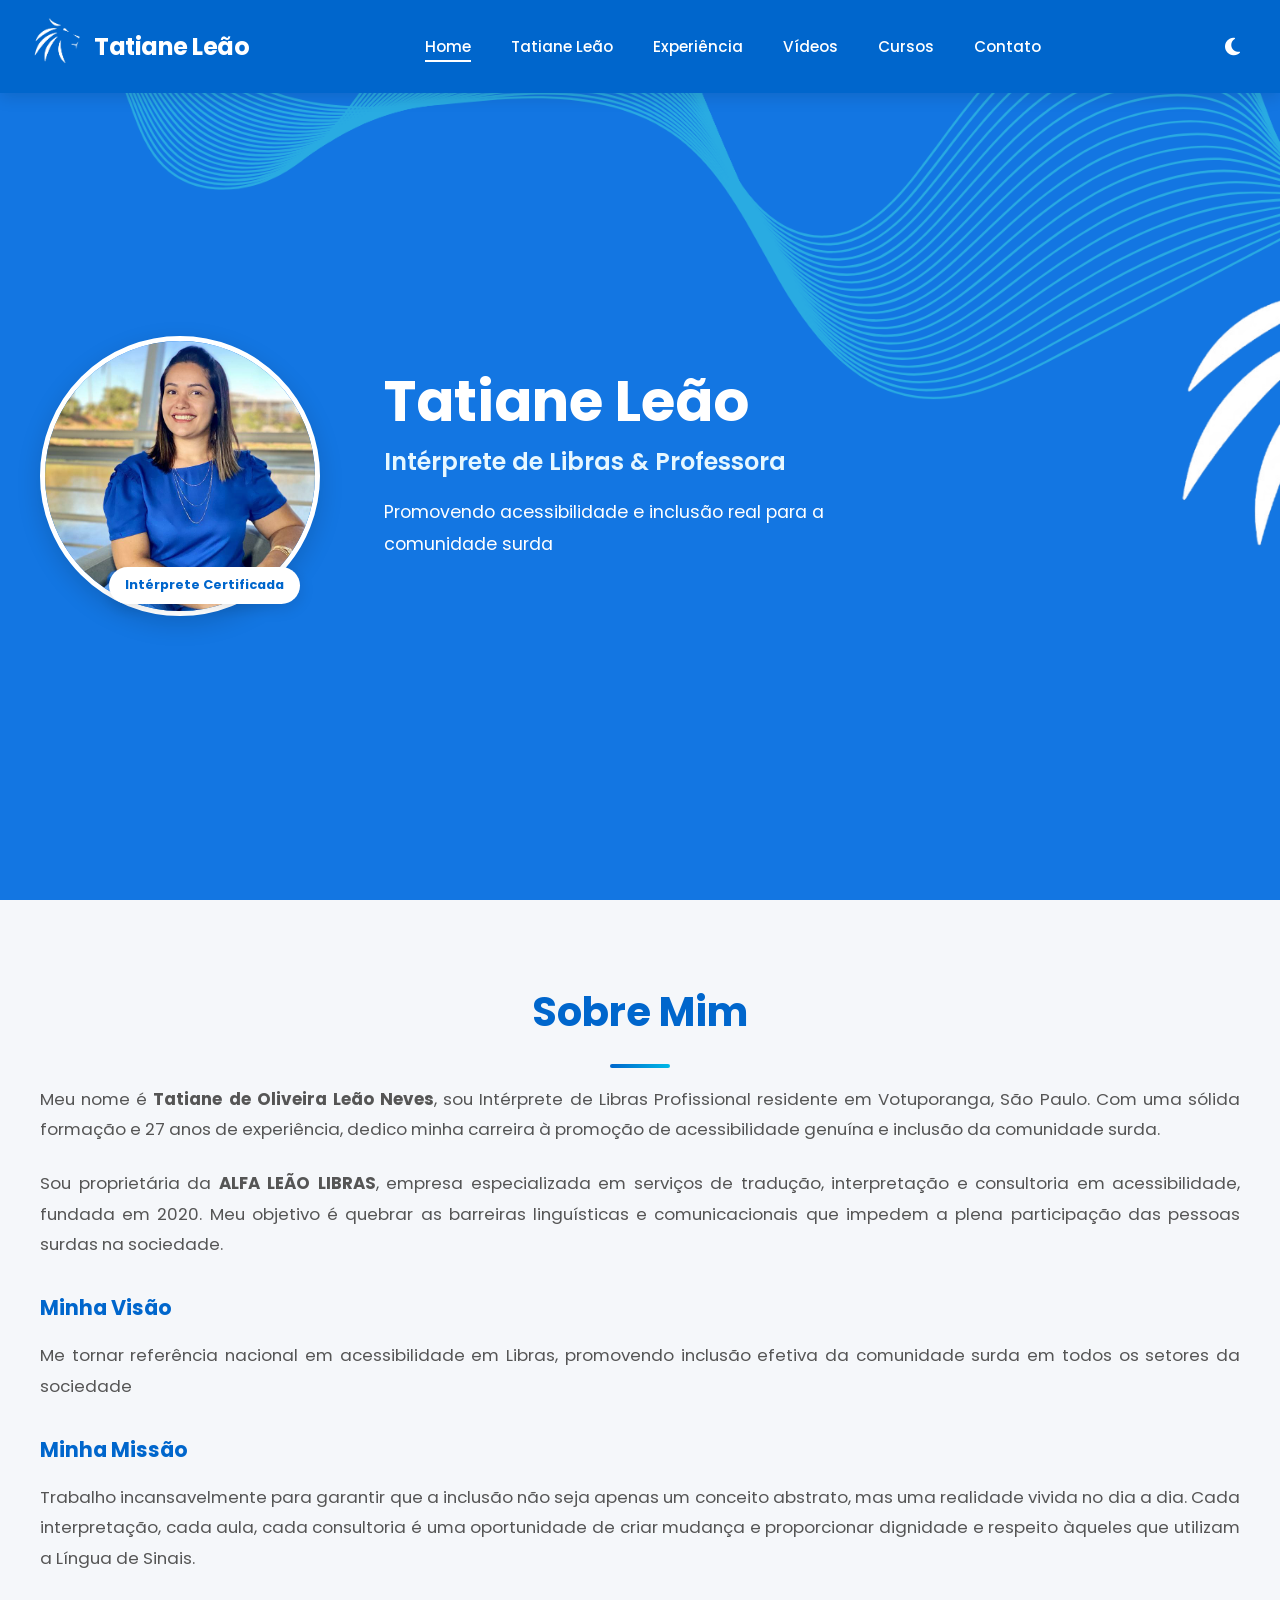
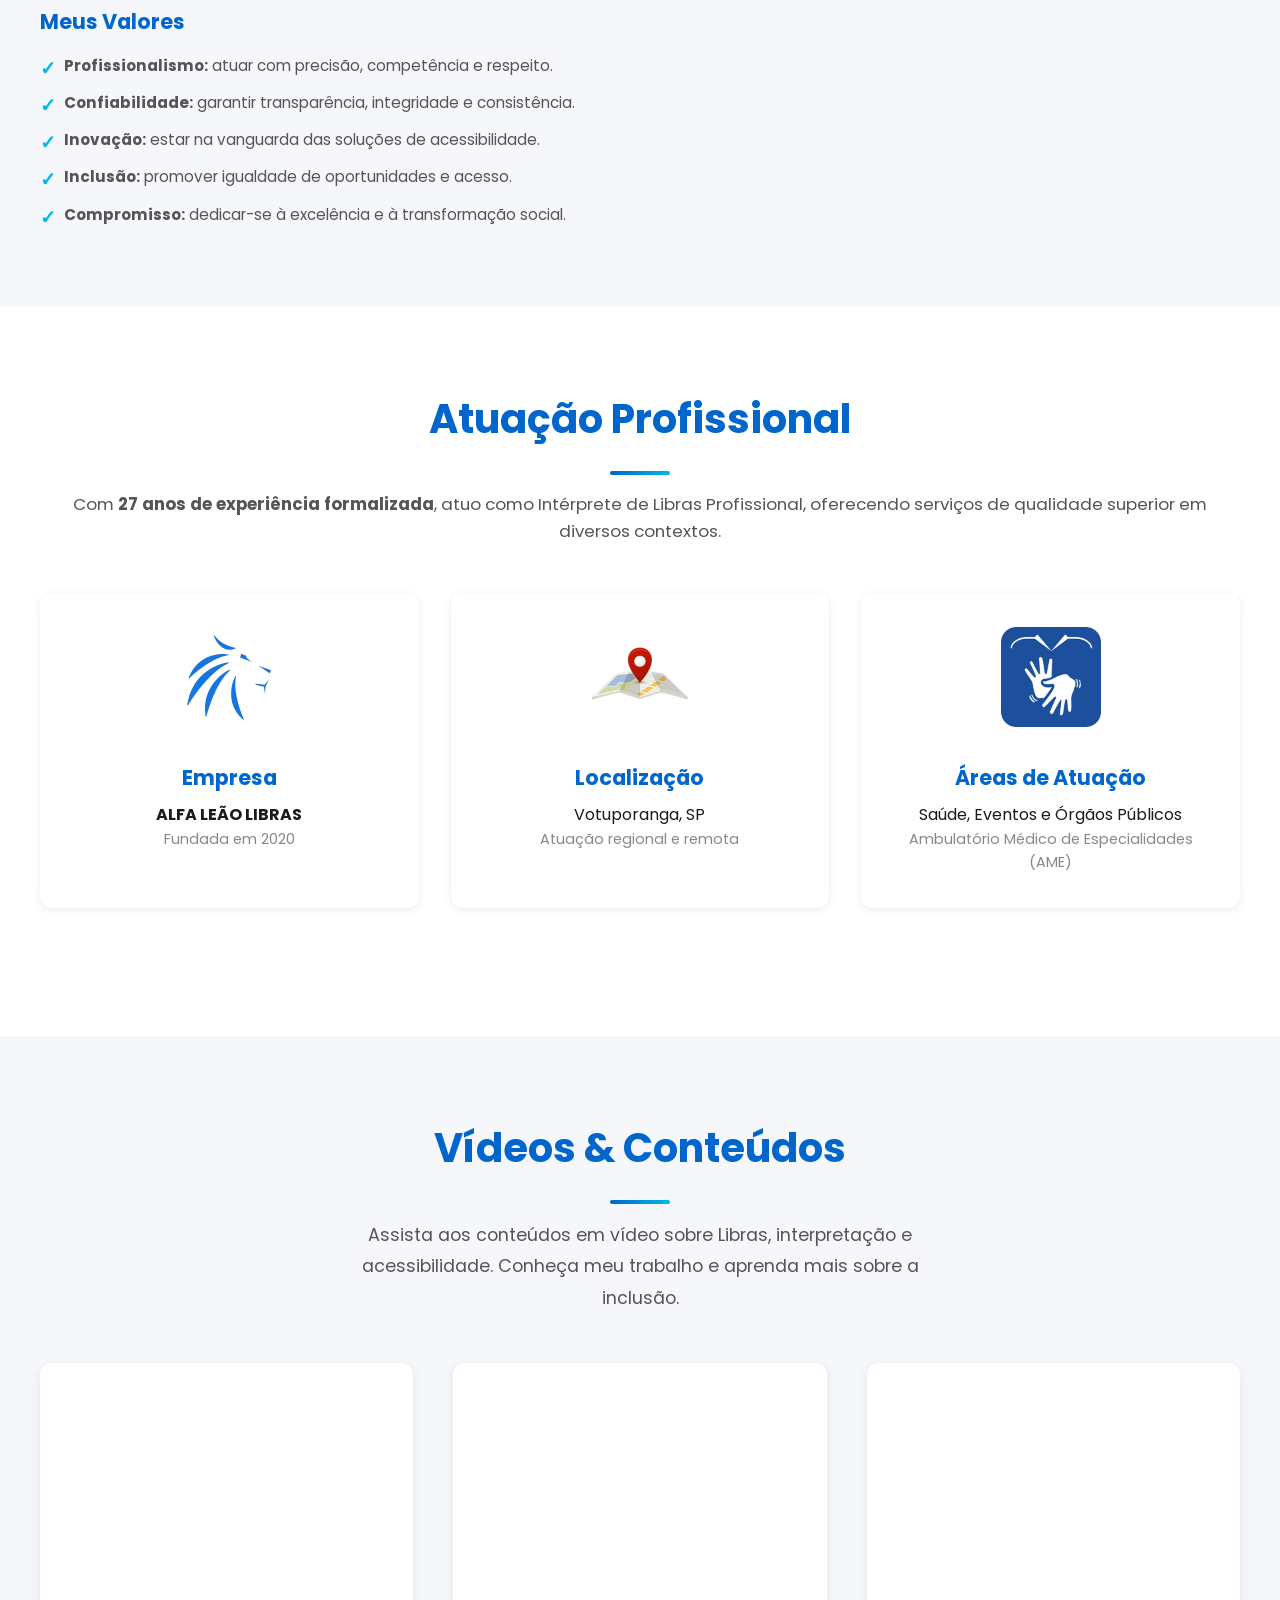
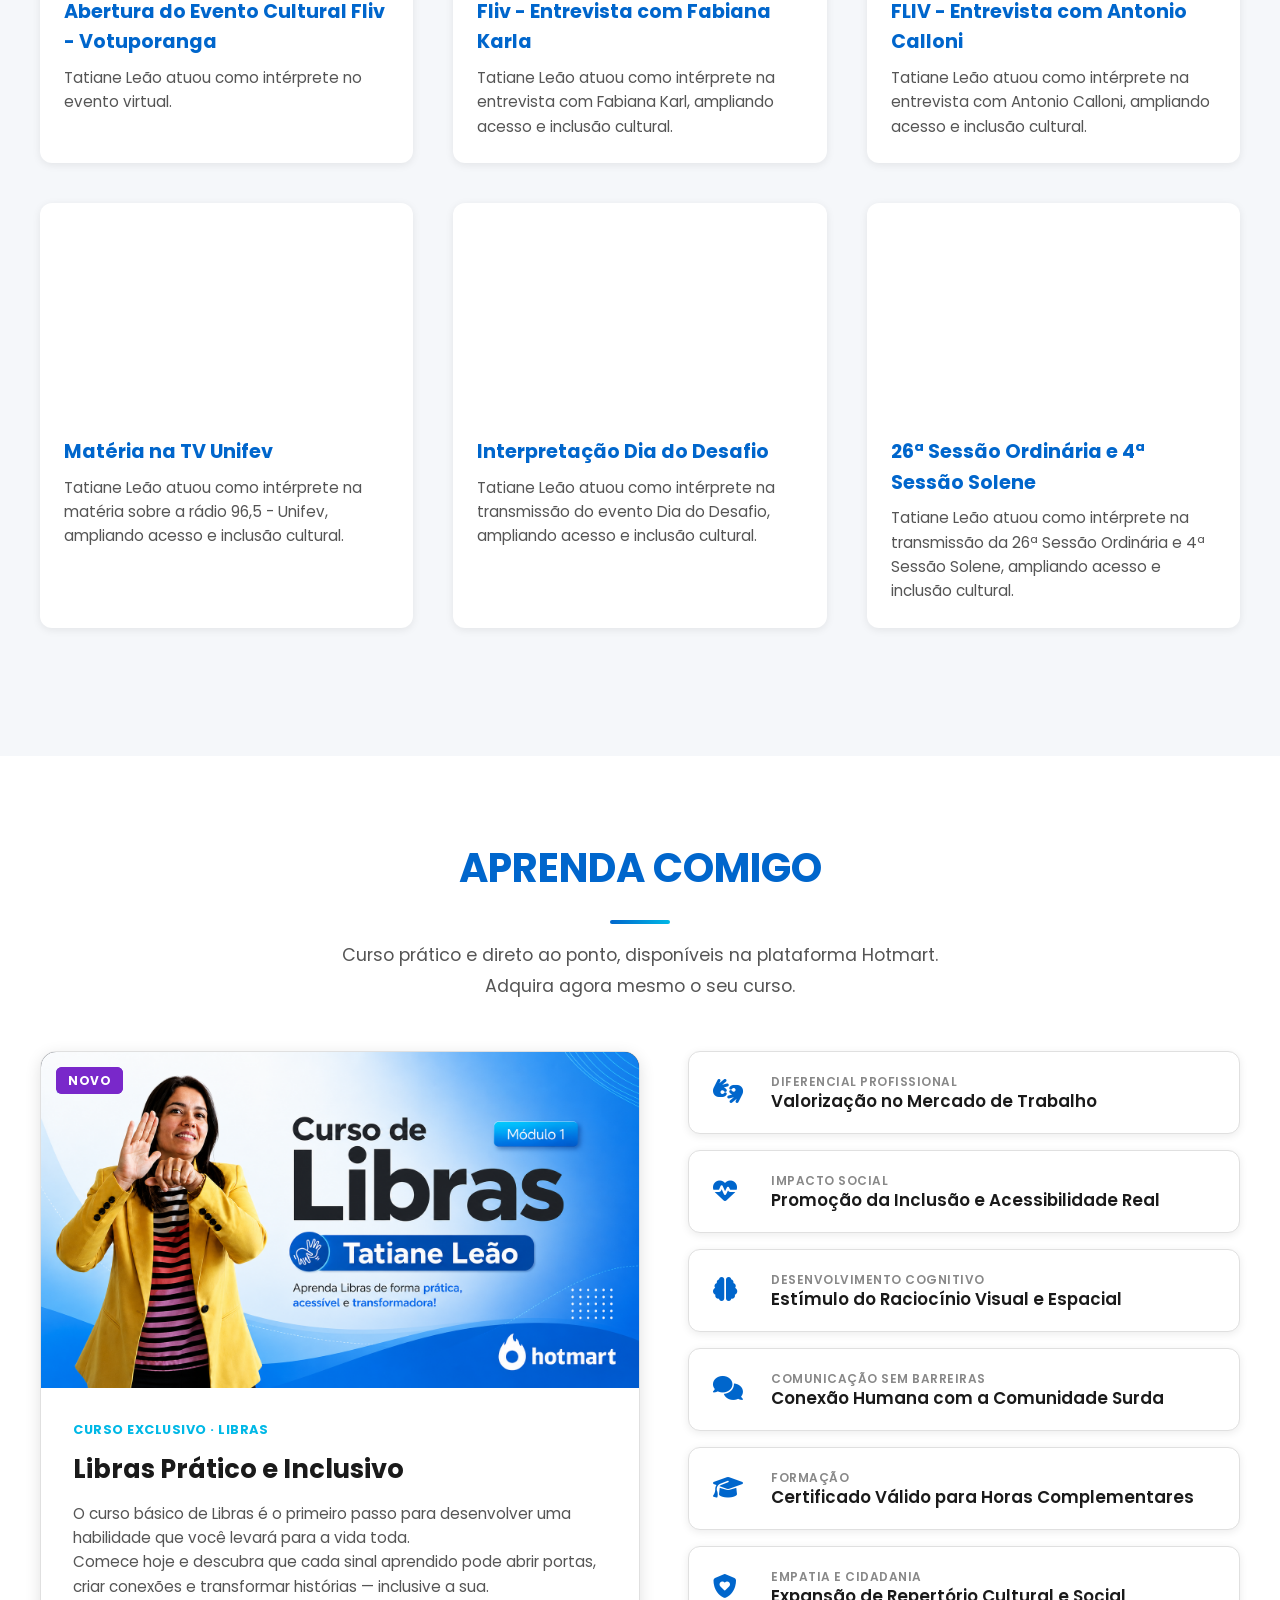
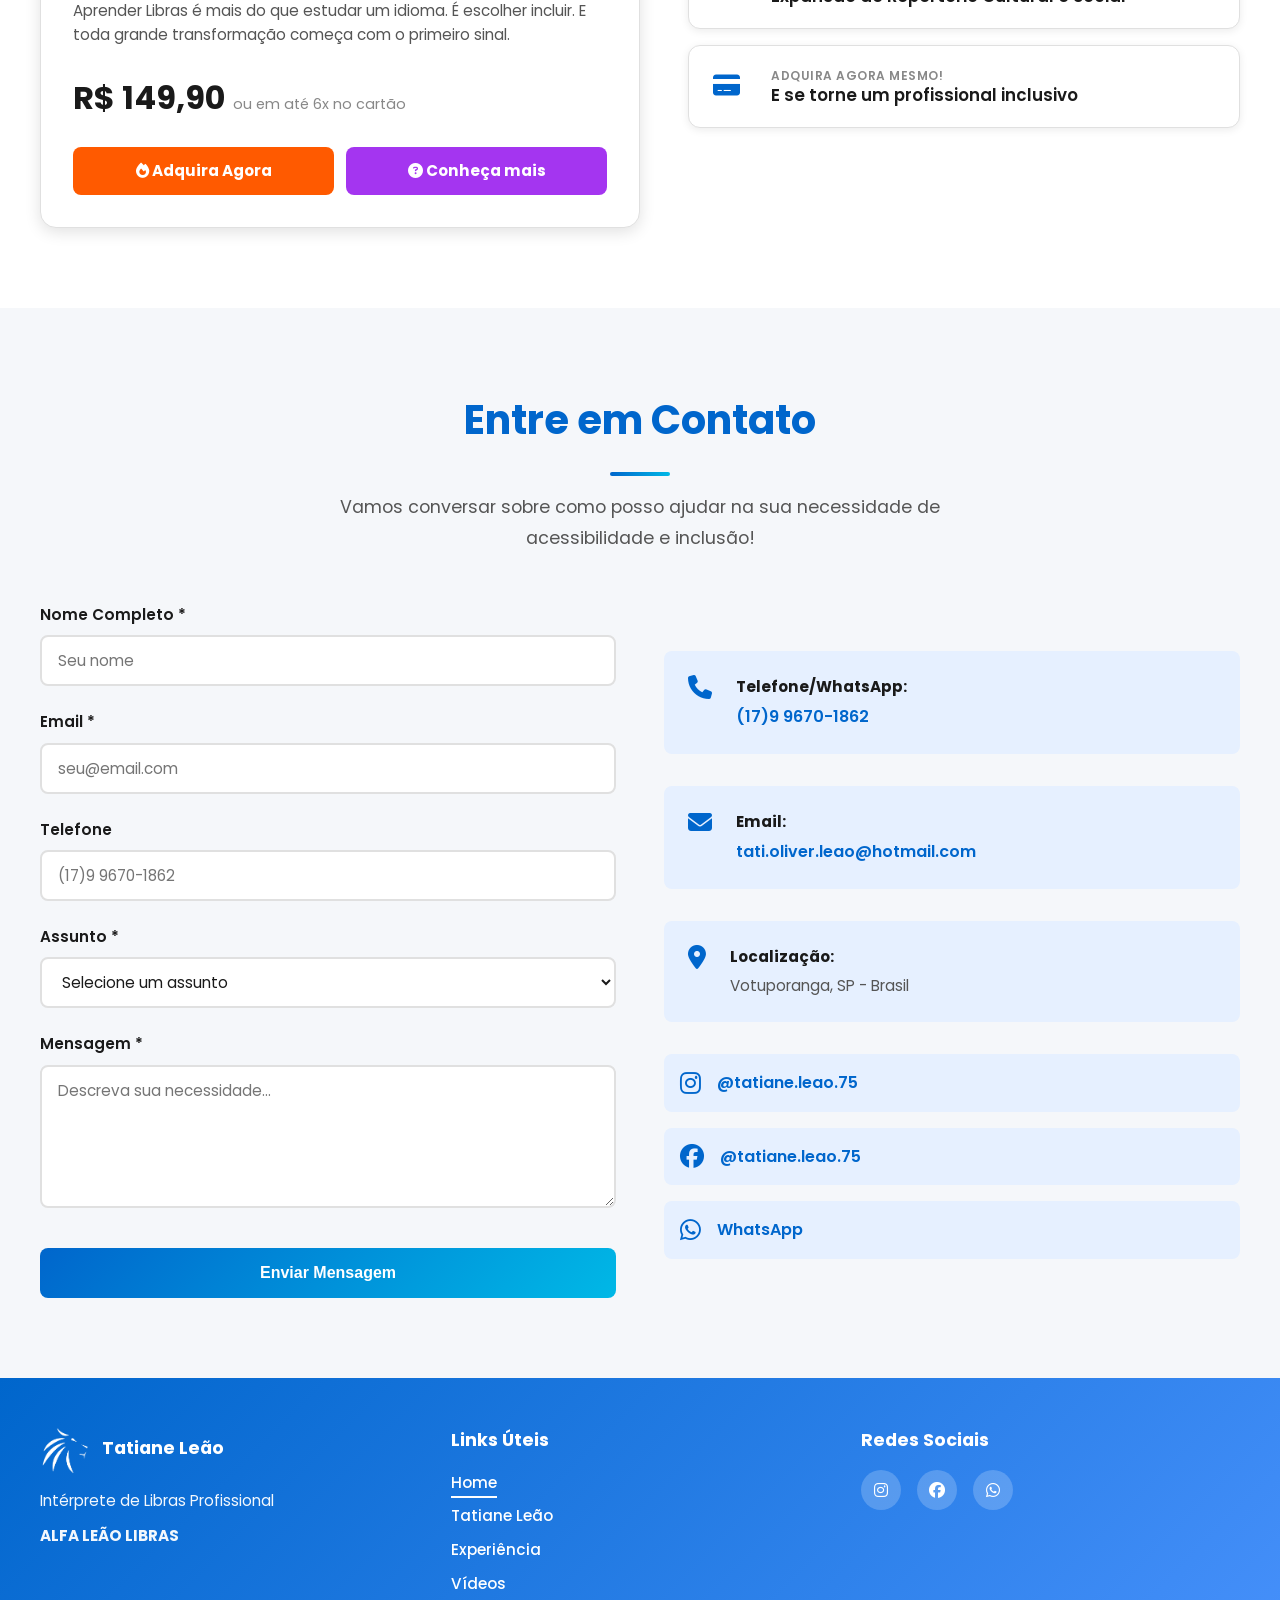
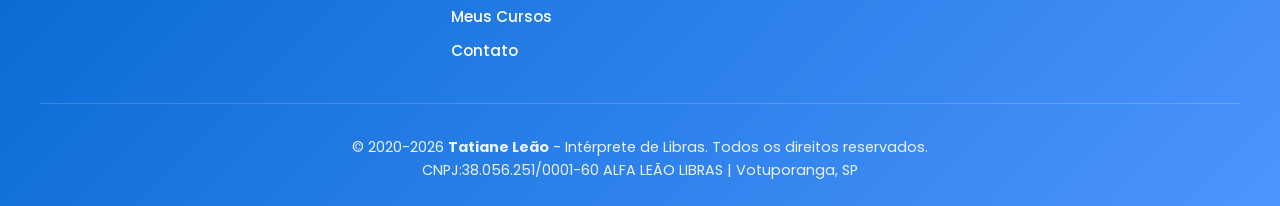
<file: index.html>
<!DOCTYPE html>
<html lang="pt-BR">

<head>
    <meta charset="UTF-8">
    <meta name="viewport" content="width=device-width, initial-scale=1.0">
    <meta name="description"
        content="Tatiane Leão - Intérprete de Libras e Professora. Serviços de acessibilidade inclusiva.">
    <meta name="keywords" content="Libras, Interpretação, Acessibilidade, Inclusão">
    <title>Tatiane Leão - Intérprete de Libras Profissional</title>
    <link rel="icon" href="assets/images/favicon.ico" type="image/x-icon">
    <link rel="shortcut icon" href="assets/images/favicon.ico" type="image/x-icon">
    <link rel="stylesheet" href="assets/css/styles.css">
    <link href="https://fonts.googleapis.com/css2?family=Poppins:wght@300;400;600;700&display=swap" rel="stylesheet">
    <link rel="stylesheet" href="https://cdnjs.cloudflare.com/ajax/libs/font-awesome/6.4.0/css/all.min.css">
</head>

<body>
    <!-- Header com menu fixo -->
    <header id="header" class="header-fixed">
        <nav class="navbar">
            <div class="logo">
                <span class="logo-icon"><img src="assets/images/leao_branco.png" alt="Logomarca tatiane Leão"
                        width="50"></span>
                <h1>Tatiane Leão</h1>
            </div>
            <ul class="nav-menu" id="nav-menu">
                <li><a href="#hero" class="nav-link">Home</a></li>
                <li><a href="#sobre" class="nav-link">Tatiane Leão</a></li>
                <li><a href="#experiencia" class="nav-link">Experiência</a></li>
                <!--<li><a href="#portfolio" class="nav-link">Portfólio</a></li>-->
                <li><a href="#videos" class="nav-link">Vídeos</a></li>
                <li><a href="#cursos" class="nav-link">Cursos</a></li>
                <li><a href="#contato" class="nav-link">Contato</a></li>
            </ul>
            <div class="header-actions">
                <button class="theme-toggle" id="theme-toggle" aria-label="Alternar tema escuro/claro"
                    title="Alternar tema">
                    <i class="fas fa-moon"></i>
                </button>
                <button class="menu-toggle" id="menu-toggle" aria-label="Abrir menu de navegação">
                    <i class="fas fa-bars"></i>
                </button>
            </div>
        </nav>
    </header>

    <!-- Seção Hero -->
    <section id="hero" class="hero">
        <div class="hero-content">
            <div class="hero-image-wrapper">
                <img src="assets/images/tatiane-leao-hero.jpg" alt="Tatiane Leão - Intérprete de Libras"
                    class="hero-image">
                <div class="hero-image-badge">Intérprete Certificada</div>
            </div>
            <div class="hero-text">
                <h1 class="hero-title">Tatiane Leão</h1>
                <p class="hero-subtitle">Intérprete de Libras & Professora</p>
                <p class="hero-description">Promovendo acessibilidade e inclusão real para a comunidade surda</p>
                <!--<a href="#contato" class="cta-button">Solicitar Serviços</a>-->
            </div>
        </div>
    </section>

    <!-- Seção Sobre -->
    <section id="sobre" class="section sobre">
        <div class="container">
            <h2 class="section-title">Sobre Mim</h2>

            <div class="about-content">
                <div class="about-text">
                    <p>Meu nome é <strong>Tatiane de Oliveira Leão Neves</strong>, sou Intérprete de Libras Profissional
                        residente em Votuporanga, São Paulo. Com uma sólida formação e 27 anos de experiência, dedico
                        minha carreira à promoção de acessibilidade genuína e inclusão da comunidade surda.</p>

                    <p>Sou proprietária da <strong>ALFA LEÃO LIBRAS</strong>, empresa especializada em serviços de
                        tradução, interpretação e consultoria em acessibilidade, fundada em 2020. Meu objetivo é quebrar
                        as barreiras linguísticas e comunicacionais que impedem a plena participação das pessoas surdas
                        na sociedade.</p>

                    <h3>Minha Visão</h3>
                    <p>Me tornar referência nacional em acessibilidade em Libras, promovendo inclusão efetiva da
                        comunidade surda em todos os setores da sociedade</p>

                    <h3>Minha Missão</h3>
                    <p>Trabalho incansavelmente para garantir que a inclusão não seja apenas um conceito abstrato, mas
                        uma realidade vivida no dia a dia. Cada interpretação, cada aula, cada consultoria é uma
                        oportunidade de criar mudança e proporcionar dignidade e respeito àqueles que utilizam a Língua
                        de Sinais.</p>

                    <h3>Meus Valores</h3>
                    <ul class="service-list">
                        <li><strong>Profissionalismo:</strong> atuar com precisão, competência e respeito.</li>
                        <li><strong>Confiabilidade:</strong> garantir transparência, integridade e consistência.</li>
                        <li><strong>Inovação:</strong> estar na vanguarda das soluções de acessibilidade.</li>
                        <li><strong>Inclusão:</strong> promover igualdade de oportunidades e acesso.</li>
                        <li><strong>Compromisso:</strong> dedicar-se à excelência e à transformação social.</li>
                    </ul>
                    <!--
                    <h3>Por Que Me Escolher?</h3>
                    <ul class="why-choose-list">
                        <li><strong>Experiência Comprovada:</strong> 27 anos de atuação profissional em diversos contextos</li>
                        <li><strong>Comprometimento:</strong> Dedicação total à qualidade e à inclusão real</li>
                        <li><strong>Profissionalismo:</strong> Empresa formalizada com estrutura e responsabilidade</li>
                        <li><strong>Versatilidade:</strong> Atuação em saúde, eventos, educação e consultoria</li>
                        <li><strong>Paixão:</strong> Genuína preocupação com a comunidade surda e sua inclusão</li>
                    </ul>
                    -->
                </div>
            </div>
        </div>
    </section>

    <!-- Seção Experiência -->
    <section id="experiencia" class="section experiencia">
        <div class="container">
            <h2 class="section-title">Atuação Profissional</h2>
            <div class="experience-intro">
                <p>Com <strong>27 anos de experiência formalizada</strong>, atuo como Intérprete de Libras Profissional,
                    oferecendo serviços de qualidade superior em diversos contextos.</p>
            </div>

            <div class="experience-cards">
                <div class="experience-card">
                    <div class="card-icon"><img src="assets/images/leao_azul.png" alt="LOGOMARCA DA ALFA LEÃO LIBRAS"
                            width="100">
                    </div>
                    <h3>Empresa</h3>
                    <p><strong>ALFA LEÃO LIBRAS</strong></p>
                    <p class="small-text">Fundada em 2020</p>
                </div>

                <div class="experience-card">
                    <div class="card-icon"><img src="assets/images/localizacao.png" alt="Localização - Onde estamos"
                            width="100"></div>
                    <h3>Localização</h3>
                    <p>Votuporanga, SP</p>
                    <p class="small-text">Atuação regional e remota</p>
                </div>

                <div class="experience-card">
                    <div class="card-icon"><img src="assets/images/libras.png" alt="Onde posso ajudar" width="100">
                    </div>
                    <h3>Áreas de Atuação</h3>
                    <p>Saúde, Eventos e Órgãos Públicos</p>
                    <p class="small-text">Ambulatório Médico de Especialidades (AME)</p>
                </div>
            </div>
            <!--
            <div class="experience-list">
                <h3>Especialidades</h3>
                <ul class="specialty-list">
                    <li><i class="fas fa-check-circle"></i> Interpretação em Consultas e Exames Médicos</li>
                    <li><i class="fas fa-check-circle"></i> Interpretação em Eventos Corporativos e Públicos</li>
                    <li><i class="fas fa-check-circle"></i> Apoio à Inclusão de Pessoas Surdas</li>
                    <li><i class="fas fa-check-circle"></i> Assessoria em Acessibilidade</li>
                    <li><i class="fas fa-check-circle"></i> Tradução e Interpretação Especializada</li>
                </ul>
            </div>
            -->
        </div>
    </section>

    <!-- Seção Vídeos YouTube -->
    <section id="videos" class="section videos">
        <div class="container">
            <h2 class="section-title">Vídeos & Conteúdos</h2>
            <p class="section-intro">Assista aos conteúdos em vídeo sobre Libras, interpretação e acessibilidade.
                Conheça meu trabalho e aprenda mais sobre a inclusão.</p>

            <div class="videos-grid">
                <!-- Vídeo 1 -->
                <div class="video-item">
                    <div class="video-wrapper">
                        <iframe width="100%" height="315"
                            src="https://www.youtube.com/embed/mQJ5vLPWq5w?si=NHgZ6OBpwa_gUkhF&amp;start=370&end=1800"
                            title="Interpretações - FLIV - Votuporanga - SP" frameborder="0"
                            allow="accelerometer; autoplay; clipboard-write; encrypted-media; gyroscope; picture-in-picture; web-share"
                            allowfullscreen loading="lazy">
                        </iframe>
                    </div>
                    <h3>Abertura do Evento Cultural Fliv - Votuporanga</h3>
                    <p>Tatiane Leão atuou como intérprete no evento virtual.</p>
                </div>

                <!-- Vídeo 2 -->
                <div class="video-item">
                    <div class="video-wrapper">
                        <iframe width="100%" height="315"
                            src="https://www.youtube.com/embed/m-J1sK03U6Y?si=F5g0dvjV1lZbdyhm&amp;start=71&end=1511"
                            title="Interpretações - FLIV - Votuporanga - SP" frameborder="0"
                            allow="accelerometer; autoplay; clipboard-write; encrypted-media; gyroscope; picture-in-picture; web-share"
                            allowfullscreen loading="lazy">
                        </iframe>
                    </div>
                    <h3>Fliv - Entrevista com Fabiana Karla</h3>
                    <p>Tatiane Leão atuou como intérprete na entrevista com Fabiana Karl, ampliando acesso e inclusão
                        cultural.</p>
                </div>

                <!-- Vídeo 3 -->
                <div class="video-item">
                    <div class="video-wrapper">
                        <iframe width="100%" height="315"
                            src="https://www.youtube.com/embed/9DbZ8TSeuWk?si=LObCj1H6i09dnIMA&amp;start=60&end=1643"
                            title="Interpretações - FLIV - Entrevista com Antonio Calloni" frameborder="0"
                            allow="accelerometer; autoplay; clipboard-write; encrypted-media; gyroscope; picture-in-picture; web-share"
                            allowfullscreen loading="lazy">
                        </iframe>
                    </div>
                    <h3>FLIV - Entrevista com Antonio Calloni</h3>
                    <p>Tatiane Leão atuou como intérprete na entrevista com Antonio Calloni, ampliando acesso e inclusão
                        cultural.</p>
                </div>

                <!-- Vídeo 4 -->
                <div class="video-item">
                    <div class="video-wrapper">
                        <iframe width="100%" height="315"
                            src="https://www.youtube.com/embed/_Xj5pxA8ZgE?si=RbB8CYhZAdGyWoZW&amp;start=713&end=775"
                            title="Interpretações - Radio 96,5 Radio Unifev" frameborder="0"
                            allow="accelerometer; autoplay; clipboard-write; encrypted-media; gyroscope; picture-in-picture; web-share"
                            allowfullscreen loading="lazy">
                        </iframe>
                    </div>
                    <h3>Matéria na TV Unifev</h3>
                    <p>Tatiane Leão atuou como intérprete na matéria sobre a rádio 96,5 - Unifev, ampliando acesso e
                        inclusão cultural.</p>
                </div>

                <!-- Vídeo 5 -->
                <div class="video-item">
                    <div class="video-wrapper">
                        <iframe title="vimeo-player"
                            src="https://player.vimeo.com/video/1091352309?h=f56d7d8012&start=15" width="100%"
                            height="315" frameborder="0" referrerpolicy="strict-origin-when-cross-origin" allow="autoplay; 
                            fullscreen; 
                            picture-in-picture; 
                            clipboard-write; 
                            encrypted-media; 
                            web-share" allowfullscreen>
                        </iframe>
                    </div>
                    <h3>Interpretação Dia do Desafio</h3>
                    <p>Tatiane Leão atuou como intérprete na transmissão do evento Dia do Desafio, ampliando acesso e
                        inclusão cultural.</p>
                </div>

                <!-- Vídeo 6 -->
                <div class="video-item">
                    <div class="video-wrapper">
                        <iframe width="100%" height="315"
                            src="https://www.youtube.com/embed/-K79FO1A36A?si=uT_zsnBDKxNa-L6_&amp;start=4959&end=10680"
                            title="Vídeo 6 - Tatiane Leão" frameborder="0"
                            allow="accelerometer; autoplay; clipboard-write; encrypted-media; gyroscope; picture-in-picture; web-share"
                            allowfullscreen loading="lazy">
                        </iframe>
                    </div>
                    <h3>26ª Sessão Ordinária e 4ª Sessão Solene</h3>
                    <p>Tatiane Leão atuou como intérprete na transmissão da 26ª Sessão Ordinária e 4ª Sessão Solene,
                        ampliando acesso e inclusão cultural.</p>
                </div>
            </div>
        </div>
    </section>

    <!-- Seção Serviços -->
    <!--
    <section id="servicos" class="section servicos">
        <div class="container">
            <h2 class="section-title">Serviços Oferecidos</h2>

            <div class="services-grid">
                <div class="service-card">
                    <div class="service-icon">🎤</div>
                    <h3>Interpretação de Eventos</h3>
                    <p>Cultos, musicais, teatros, convenções, reuniões, apresentações e qualquer evento que necessite interpretação de Libras.</p>
                    <ul class="service-list">
                        <li>Eventos Corporativos</li>
                        <li>Seminários e Conferências</li>
                        <li>Apresentações Culturais</li>
                        <li>Reuniões Institucionais</li>
                    </ul>
                </div>

                <div class="service-card">
                    <div class="service-icon">📚</div>
                    <h3>Cursos de Libras</h3>
                    <p>Aulas práticas e estruturadas para aprender a Língua de Sinais do zero ou aprofundar conhecimentos.</p>
                    <ul class="service-list">
                        <li>Libras Básico</li>
                        <li>Libras Intermediário</li>
                        <li>Libras Avançado</li>
                        <li>Libras Corporativo</li>
                    </ul>
                </div>

                <div class="service-card">
                    <div class="service-icon">🎯</div>
                    <h3>Treinamento & Aperfeiçoamento</h3>
                    <p>Programas de capacitação e atualização para profissionais, empresas e equipes.</p>
                    <ul class="service-list">
                        <li>Treinamento para Colaboradores</li>
                        <li>Aperfeiçoamento de Intérpretes</li>
                        <li>Workshops Temáticos</li>
                        <li>Consultoria em Acessibilidade</li>
                    </ul>
                </div>
            </div>
        </div>
    </section>
-->

    <!-- Seção Cursos -->
    <section id="cursos" class="section cursos">
        <div class="container">

            <!-- Cabeçalho da Seção baseado na imagem anexada -->
            <h2 class="section-title">APRENDA COMIGO</h2>
            <p class="section-intro">Curso prático e direto ao ponto, disponíveis na plataforma Hotmart.
                Adquira agora mesmo o seu curso.</p>

            <!-- Grid de Conteúdo (Card do Curso + Vantagens) -->
            <div class="cursos-grid-layout">

                <!-- Lado Esquerdo: Card de Compra do Curso -->
                <div class="curso-purchase-card">
                    <div class="curso-image-container">
                        <!-- Selo de Novo Curso -->
                        <span class="badge-novo">NOVO</span>

                        <div class="curso-image-container">
                            <span class="badge-novo">NOVO</span>
                            <!-- Tag da imagem com a classe que evita distorção -->
                            <img src="/assets/images/capa_do_curso.png" alt="Capa do Curso" class="curso-card-img">
                        </div>

                    </div>

                    <div class="curso-details-content">
                        <span class="curso-category-tag">CURSO EXCLUSIVO · LIBRAS</span>
                        <h3 class="curso-title-text">Libras Prático e Inclusivo</h3>
                        <p class="curso-description-text">
                            O curso básico de Libras é o primeiro passo para desenvolver uma habilidade que você levará
                            para a vida toda.
                            <br />Comece hoje e descubra que cada sinal aprendido pode abrir portas, criar
                            conexões e transformar histórias — inclusive a sua.
                            <br />Aprender Libras é mais do que estudar um idioma. É escolher incluir. E toda grande
                            transformação começa com o primeiro sinal.
                        </p>

                        <div class="curso-price-container">
                            <span class="price-value">R$ 149,90</span>
                            <span class="price-condition">ou em até 6x no cartão</span>
                        </div>

                        <div class="curso-buttons-group">
                            <a href="https://pay.hotmart.com/R106912936A" target="_blank"
                                class="btn-platform btn-hotmart">
                                <i class="fas fa-fire"></i> Adquira Agora
                            </a>
                            <a href="https://go.hotmart.com/R106912936A" target="_blank" class="btn-platform btn-udemy">
                                <i class="fas fa-circle-question"></i> Conheça mais
                            </a>
                        </div>
                    </div>
                </div>

                <!-- Lado Direito: Vantagens de fazer o curso de Libras -->
                <div class="curso-advantages-list">

                    <!-- Item 1 -->
                    <div class="advantage-item">
                        <div class="advantage-icon-box">
                            <i class="fas fa-hands-asl-interpreting"></i>
                        </div>
                        <div class="advantage-text-box">
                            <span class="advantage-subtitle">Diferencial Profissional</span>
                            <h4 class="advantage-title">Valorização no Mercado de Trabalho</h4>
                        </div>
                    </div>

                    <!-- Item 2 -->
                    <div class="advantage-item">
                        <div class="advantage-icon-box">
                            <i class="fas fa-heart-pulse"></i>
                        </div>
                        <div class="advantage-text-box">
                            <span class="advantage-subtitle">Impacto Social</span>
                            <h4 class="advantage-title">Promoção da Inclusão e Acessibilidade Real</h4>
                        </div>
                    </div>

                    <!-- Item 3 -->
                    <div class="advantage-item">
                        <div class="advantage-icon-box">
                            <i class="fas fa-brain"></i>
                        </div>
                        <div class="advantage-text-box">
                            <span class="advantage-subtitle">Desenvolvimento Cognitivo</span>
                            <h4 class="advantage-title">Estímulo do Raciocínio Visual e Espacial</h4>
                        </div>
                    </div>

                    <!-- Item 4 -->
                    <div class="advantage-item">
                        <div class="advantage-icon-box">
                            <i class="fas fa-comments"></i>
                        </div>
                        <div class="advantage-text-box">
                            <span class="advantage-subtitle">Comunicação Sem Barreiras</span>
                            <h4 class="advantage-title">Conexão Humana com a Comunidade Surda</h4>
                        </div>
                    </div>

                    <!-- Item 5 -->
                    <div class="advantage-item">
                        <div class="advantage-icon-box">
                            <i class="fas fa-graduation-cap"></i>
                        </div>
                        <div class="advantage-text-box">
                            <span class="advantage-subtitle">Formação</span>
                            <h4 class="advantage-title">Certificado Válido para Horas Complementares</h4>
                        </div>
                    </div>

                    <!-- Item 6 -->
                    <div class="advantage-item">
                        <div class="advantage-icon-box">
                            <i class="fas fa-shield-heart"></i>
                        </div>
                        <div class="advantage-text-box">
                            <span class="advantage-subtitle">Empatia e Cidadania</span>
                            <h4 class="advantage-title">Expansão de Repertório Cultural e Social</h4>
                        </div>
                    </div>

                    <!-- Item 7 -->
                    <div class="advantage-item">
                        <div class="advantage-icon-box">
                            <i class="fas fa-credit-card"></i>
                        </div>
                        <div class="advantage-text-box">
                            <span class="advantage-subtitle">Adquira agora mesmo!</span>
                            <h4 class="advantage-title">E se torne um profissional inclusivo</h4>
                        </div>
                    </div>
                </div>

            </div>
        </div>
    </section>

    <!-- Seção Contato -->
    <section id="contato" class="section contato">
        <div class="container">
            <h2 class="section-title">Entre em Contato</h2>
            <p class="section-intro">Vamos conversar sobre como posso ajudar na sua necessidade de acessibilidade e
                inclusão!</p>

            <div class="contact-wrapper">
                <form class="contact-form" id="contact-form" action="contato.php" method="post" novalidate>
                    <div class="form-group honeypot-field" aria-hidden="true">
                        <label for="site">Site</label>
                        <input type="text" id="site" name="site" tabindex="-1" autocomplete="off">
                    </div>

                    <div class="form-group">
                        <label for="nome">Nome Completo *</label>
                        <input type="text" id="nome" name="nome" required placeholder="Seu nome">
                    </div>

                    <div class="form-group">
                        <label for="email">Email *</label>
                        <input type="email" id="email" name="email" required placeholder="seu@email.com">
                    </div>

                    <div class="form-group">
                        <label for="telefone">Telefone</label>
                        <input type="tel" id="telefone" name="telefone" inputmode="numeric" maxlength="16"
                            placeholder="(17)9 9670-1862">
                    </div>

                    <div class="form-group">
                        <label for="assunto">Assunto *</label>
                        <select id="assunto" name="assunto" required>
                            <option value="">Selecione um assunto</option>
                            <option value="interpretacao">Solicitação de Interpretação</option>
                            <option value="curso">Interesse em Curso</option>
                            <option value="treinamento">Treinamento Corporativo</option>
                            <option value="consultoria">Consultoria em Acessibilidade</option>
                            <option value="outro">Outro</option>
                        </select>
                    </div>

                    <div class="form-group">
                        <label for="mensagem">Mensagem *</label>
                        <textarea id="mensagem" name="mensagem" rows="5" required
                            placeholder="Descreva sua necessidade..."></textarea>
                    </div>

                    <button type="submit" class="submit-button">Enviar Mensagem</button>
                </form>

                <div class="contact-info" style="margin-top: 3rem;">
                    <!--<h3>Outras formas de entrar em contato</h3>-->

                    <div class="contact-item">
                        <i class="fas fa-phone"></i>
                        <div>
                            <p><strong>Telefone/WhatsApp:</strong></p>
                            <a href="tel:+5517985853652">(17)9 9670-1862</a>
                        </div>
                    </div>

                    <div class="contact-item">
                        <i class="fas fa-envelope"></i>
                        <div>
                            <p><strong>Email:</strong></p>
                            <a href="mailto:tati.oliver.leao@hotmail.com">tati.oliver.leao@hotmail.com</a>
                        </div>
                    </div>

                    <div class="contact-item">
                        <i class="fas fa-map-marker-alt"></i>
                        <div>
                            <p><strong>Localização:</strong></p>
                            <p>Votuporanga, SP - Brasil</p>
                        </div>
                    </div>

                    <!--<h3 style="margin-top: 1rem;">Redes Sociais</h3>-->
                    <div class="social-links">
                        <a href="https://instagram.com/tatileao.libras" target="_blank" rel="noopener noreferrer"
                            aria-label="Instagram">
                            <i class="fab fa-instagram"></i>
                            <span>@tatiane.leao.75</span>
                        </a>
                        <a href="https://facebook.com/tatiane.leao.75" target="_blank" rel="noopener noreferrer"
                            aria-label="Facebook">
                            <i class="fab fa-facebook"></i>
                            <span>@tatiane.leao.75</span>
                        </a>
                        <a href="https://wa.me/5517996701862" target="_blank" rel="noopener noreferrer"
                            aria-label="WhatsApp">
                            <i class="fab fa-whatsapp"></i>
                            <span>WhatsApp</span>
                        </a>
                    </div>
                </div>
            </div>
        </div>
    </section>

    <div class="contact-modal" id="contact-modal" aria-hidden="true">
        <div class="contact-modal__overlay" data-contact-modal-close></div>
        <div class="contact-modal__dialog" role="dialog" aria-modal="true" aria-labelledby="contact-modal-title">
            <button type="button" class="contact-modal__close" aria-label="Fechar mensagem" data-contact-modal-close>
                <i class="fas fa-times"></i>
            </button>
            <div class="contact-modal__icon" id="contact-modal-icon">
                <i class="fas fa-check"></i>
            </div>
            <h3 id="contact-modal-title">Mensagem enviada</h3>
            <p id="contact-modal-message">Mensagem enviada com sucesso! Em breve entraremos em contato.</p>
            <button type="button" class="contact-modal__button" data-contact-modal-close>Ok</button>
        </div>
    </div>

    <!-- Footer -->
    <footer class="footer">
        <div class="container">
            <div class="footer-content">
                <div class="footer-section">
                    <div class="logo">
                        <span class="logo-icon"><img src="assets/images/leao_branco.png"
                                alt="Logo marca da Tatiane Leão" width="50"></span>
                        <h4>Tatiane Leão</h4>
                    </div>
                    <p>Intérprete de Libras Profissional</p>
                    <p class="company-name">ALFA LEÃO LIBRAS</p>
                </div>

                <div class="footer-section">
                    <h4>Links Úteis</h4>
                    <ul>
                        <li><a href="#hero" class="nav-link">Home</a></li>
                        <li><a href="#sobre" class="nav-link">Tatiane Leão</a></li>
                        <li><a href="#experiencia" class="nav-link">Experiência</a></li>
                        <!--<li><a href="#portfolio" class="nav-link">Portfólio</a></li>-->
                        <li><a href="#videos" class="nav-link">Vídeos</a></li>
                        <li><a href="#cursos" class="nav-link">Meus Cursos</a></li>
                        <li><a href="#contato" class="nav-link">Contato</a></li>
                    </ul>
                </div>

                <div class="footer-section">
                    <h4>Redes Sociais</h4>
                    <div class="footer-social">
                        <a href="https://instagram.com/tatileao.libras" target="_blank" title="Instagram">
                            <i class="fab fa-instagram"></i>
                        </a>
                        <a href="https://facebook.com/tatiane.leao.75" target="_blank" title="Facebook">
                            <i class="fab fa-facebook"></i>
                        </a>
                        <a href="https://wa.me/5517996701862" target="_blank" title="WhatsApp">
                            <i class="fab fa-whatsapp"></i>
                        </a>
                    </div>
                </div>
            </div>

            <div class="footer-bottom">
                <p>&copy; 2020-2026 <strong>Tatiane Leão</strong> - Intérprete de Libras. Todos os direitos reservados.
                </p>
                <p>CNPJ:38.056.251/0001-60 ALFA LEÃO LIBRAS | Votuporanga, SP</p>
            </div>
        </div>
    </footer>

    <!-- Botão voltar ao topo -->
    <button id="scroll-to-top" class="scroll-to-top" aria-label="Voltar ao topo">
        <i class="fas fa-arrow-up"></i>
    </button>

    <script src="assets/js/script.js"></script>
</body>

</html>
</file>
<file: assets/css/styles.css>
/* ===================================
   TATIANE LEÃO - INTÉRPRETE DE LIBRAS
   Design Moderno e Acessível
   =================================== */

/* Variáveis CSS */
:root {
    /* Cores primárias (Libras + Acessibilidade) */
    --primary-color: #0066cc;
    /* Azul profundo (Libras) */
    --primary-light: #4d94ff;
    /* Azul claro */
    --primary-pale: #e6f0ff;
    /* Azul pálido */

    /* Cores secundárias */
    --secondary-color: #ffffff;
    /* Branco */
    --accent-color: #00b8e6;
    /* Azul-ciano (inclusão) */
    --accent-light: #e6f7ff;
    /* Ciano pálido */

    /* Neutros e textos */
    --text-primary: #1a1a1a;
    /* Texto escuro */
    --text-secondary: #555555;
    /* Texto cinza */
    --text-light: #888888;
    /* Texto claro */
    --bg-light: #f5f7fa;
    /* Fundo claro */
    --bg-white: #ffffff;
    /* Branco puro */
    --border-color: #e0e0e0;
    /* Borda */

    /* Modo escuro */
    --dark-bg: #0f1419;
    /* Fundo escuro */
    --dark-card: #282e3a;
    /* Card escuro */
    --dark-text: #f5f7fa;
    /* Texto claro em modo escuro */

    /* Transições */
    --transition-fast: 0.2s ease;
    --transition-normal: 0.3s ease;
    --transition-slow: 0.5s ease;

    /* Sombras */
    --shadow-sm: 0 2px 8px rgba(0, 0, 0, 0.08);
    --shadow-md: 0 4px 16px rgba(0, 0, 0, 0.12);
    --shadow-lg: 0 8px 24px rgba(0, 0, 0, 0.15);
}

/* Modo escuro */
[data-theme="dark"] {
    --text-primary: #f5f7fa;
    --text-secondary: #b0bec5;
    --text-light: #90a4ae;
    --bg-light: #1a202c;
    --bg-white: #0f1419;
    --border-color: #2c3e50;
}

/* ===================================
   Reset e Base
   =================================== */

* {
    margin: 0;
    padding: 0;
    box-sizing: border-box;
}

html {
    scroll-behavior: smooth;
}

body {
    font-family: 'Poppins', sans-serif;
    line-height: 1.6;
    color: var(--text-primary);
    background-color: var(--bg-white);
    transition: background-color var(--transition-normal), color var(--transition-normal);
    overflow-x: hidden;
}

/* ===================================
   Header & Navegação
   =================================== */

.header-fixed {
    position: fixed;
    top: 0;
    left: 0;
    right: 0;
    background-color: var(--primary-color);
    z-index: 1000;
    box-shadow: var(--shadow-md);
    transition: all var(--transition-normal);
}

.navbar {
    display: flex;
    justify-content: space-between;
    align-items: center;
    padding: 1rem 2rem;
    max-width: 1400px;
    margin: 0 auto;
    width: 100%;
}

.logo {
    display: flex;
    align-items: center;
    gap: 0.75rem;
}

.logo-icon {
    font-size: 1.5rem;
    animation: wave 1s ease-in-out;
}

@keyframes wave {

    0%,
    100% {
        transform: rotate(0deg);
    }

    25% {
        transform: rotate(15deg);
    }

    75% {
        transform: rotate(-15deg);
    }
}

.logo h1 {
    color: var(--secondary-color);
    font-size: 1.5rem;
    font-weight: 700;
    letter-spacing: -0.5px;
}

.nav-menu {
    list-style: none;
    display: flex;
    gap: 2.5rem;
}

.nav-link {
    color: var(--secondary-color);
    text-decoration: none;
    font-weight: 500;
    font-size: 0.95rem;
    transition: color var(--transition-normal);
    position: relative;
}

.nav-link::after {
    content: '';
    position: absolute;
    bottom: -5px;
    left: 0;
    width: 0;
    height: 2px;
    background-color: var(--secondary-color);
    transition: width var(--transition-normal);
}

.nav-link:hover::after,
.nav-link.active::after {
    width: 100%;
}

.nav-link:hover {
    color: var(--accent-light);
}

.header-actions {
    display: flex;
    align-items: center;
    gap: 1.5rem;
}

.theme-toggle,
.menu-toggle {
    background: none;
    border: none;
    color: var(--secondary-color);
    font-size: 1.25rem;
    cursor: pointer;
    transition: transform var(--transition-normal);
    padding: 0.5rem;
    display: flex;
    align-items: center;
    justify-content: center;
}

.theme-toggle:hover,
.menu-toggle:hover {
    transform: scale(1.1);
}

.menu-toggle {
    display: none;
}

/* Menu Mobile */
@media (max-width: 768px) {
    .navbar {
        padding: 1rem;
    }

    .logo h1 {
        font-size: 1.2rem;
    }

    .nav-menu {
        position: fixed;
        top: 0;
        left: -100%;
        width: 100%;
        height: 100vh;
        background-color: var(--primary-color);
        flex-direction: column;
        justify-content: center;
        align-items: center;
        gap: 2rem;
        transition: left var(--transition-slow);
        z-index: 999;
        padding-top: 5rem;
    }

    .nav-menu.active {
        left: 0;
    }

    .nav-link {
        font-size: 1.3rem;
    }

    .menu-toggle {
        display: flex;
    }
}

/* ===================================
   Hero Section
   =================================== */

.hero {
    margin-top: 60px;
    min-height: calc(100vh - 60px);
    display: flex;
    align-items: center;
    justify-content: center;
    background: linear-gradient(135deg, var(--primary-color) 0%, var(--accent-color) 100%);
    background: url("../images/hero_bg.png") no-repeat fixed;
    background-size: cover;
    color: var(--secondary-color);
    padding: 2rem;
    position: relative;
    overflow: hidden;
}

.hero::before {
    content: '';
    position: absolute;
    top: -50%;
    right: -10%;
    width: 400px;
    height: 400px;
    background: radial-gradient(circle, rgba(255, 255, 255, 0.1) 0%, transparent 70%);
    border-radius: 50%;
    animation: float 6s ease-in-out infinite;
}*/
.hero {
    margin-top: 60px;
    min-height: calc(100vh - 60px);
    display: flex;
    align-items: center;
    justify-content: center;
    background: linear-gradient(
        135deg,
        var(--primary-color) 0%,
        var(--accent-color) 100%
    );
    color: var(--secondary-color);
    padding: 2rem;
    position: relative;
    overflow: hidden;
}

/* Ondas 
.hero::after {
    content: "";
    position: absolute;
    inset: 0;
    background: url("../images/waves.svg") repeat-x;
    background-size: 120% auto;
    opacity: 0.12;
    animation: waveMove 15s reverse infinite;
}

@keyframes waveMove {
    from {
        background-position-x: 0;
    }
    to {
        background-position-x: 1200px;
    }
}

@keyframes float {

    0%,
    100% {
        transform: translateY(0px);
    }

    50% {
        transform: translateY(30px);
    }
}
*/
.hero-content {
    display: flex;
    align-items: center;
    gap: 4rem;
    max-width: 1200px;
    width: 100%;
    position: relative;
    z-index: 1;
}

.hero-image-wrapper {
    position: relative;
    flex-shrink: 0;
}

.hero-image {
    width: 280px;
    height: 280px;
    border-radius: 50%;
    object-fit: cover;
    border: 5px solid var(--secondary-color);
    box-shadow: var(--shadow-lg);
    animation: slideInLeft 0.8s ease;
}

.hero-image-badge {
    position: absolute;
    bottom: 20px;
    right: 20px;
    background-color: var(--secondary-color);
    color: var(--primary-color);
    padding: 0.5rem 1rem;
    border-radius: 50px;
    font-size: 0.8rem;
    font-weight: 700;
    box-shadow: var(--shadow-md);
}

.hero-text {
    animation: slideInRight 0.8s ease;
}

.hero-title {
    font-size: 3.5rem;
    font-weight: 700;
    margin-bottom: 0.5rem;
    line-height: 1.2;
}

.hero-subtitle {
    font-size: 1.5rem;
    font-weight: 600;
    margin-bottom: 1rem;
    color: var(--accent-light);
}

.hero-description {
    font-size: 1.1rem;
    margin-bottom: 2rem;
    line-height: 1.8;
    max-width: 500px;
}

.cta-button {
    display: inline-block;
    background-color: var(--secondary-color);
    color: var(--primary-color);
    padding: 1rem 2.5rem;
    border-radius: 50px;
    text-decoration: none;
    font-weight: 700;
    font-size: 1rem;
    transition: all var(--transition-normal);
    box-shadow: var(--shadow-md);
    border: 2px solid var(--secondary-color);
    cursor: pointer;
}

.cta-button:hover {
    background-color: transparent;
    color: var(--secondary-color);
    transform: translateY(-2px);
    box-shadow: var(--shadow-lg);
}

@keyframes slideInLeft {
    from {
        opacity: 0;
        transform: translateX(-50px);
    }

    to {
        opacity: 1;
        transform: translateX(0);
    }
}

@keyframes slideInRight {
    from {
        opacity: 0;
        transform: translateX(50px);
    }

    to {
        opacity: 1;
        transform: translateX(0);
    }
}

@media (max-width: 1024px) {
    .hero-content {
        flex-direction: column;
        gap: 2rem;
    }

    .hero-image {
        width: 220px;
        height: 220px;
    }

    .hero-title {
        font-size: 2.5rem;
    }

    .hero-subtitle {
        font-size: 1.3rem;
    }
}

/* ===================================
   Sections (Padrão)
   =================================== */

.section {
    padding: 5rem 2rem;
    background-color: var(--bg-light);
}

.section:nth-child(even) {
    background-color: var(--bg-white);
}

.container {
    max-width: 1200px;
    margin: 0 auto;
}

.section-title {
    font-size: 2.5rem;
    font-weight: 700;
    color: var(--primary-color);
    text-align: center;
    margin-bottom: 1rem;
    position: relative;
    padding-bottom: 1.5rem;
}

.section-title::after {
    content: '';
    position: absolute;
    bottom: 0;
    left: 50%;
    transform: translateX(-50%);
    width: 60px;
    height: 4px;
    background: linear-gradient(90deg, var(--primary-color), var(--accent-color));
    border-radius: 2px;
}

.section-intro {
    text-align: center;
    color: var(--text-secondary);
    margin-bottom: 3rem;
    font-size: 1.1rem;
    line-height: 1.8;
    max-width: 600px;
    margin-left: auto;
    margin-right: auto;
}

/* ===================================
   Experiência
   =================================== */

.experience-intro {
    text-align: center;
    margin-bottom: 3rem;
    font-size: 1.05rem;
    color: var(--text-secondary);
}

.experience-cards {
    display: grid;
    grid-template-columns: repeat(auto-fit, minmax(280px, 1fr));
    gap: 2rem;
    margin-bottom: 3rem;
}

.experience-card {
    background-color: var(--bg-white);
    padding: 2rem;
    border-radius: 12px;
    text-align: center;
    box-shadow: var(--shadow-sm);
    transition: all var(--transition-normal);
    border: 2px solid transparent;
}

[data-theme="dark"] .experience-card {
    background-color: var(--dark-card);
}

.experience-card:hover {
    transform: translateY(-5px);
    border-color: var(--primary-color);
    box-shadow: var(--shadow-md);
}

.card-icon {
    font-size: 2.5rem;
    margin-bottom: 1rem;
}

.experience-card h3 {
    color: var(--primary-color);
    margin-bottom: 0.5rem;
    font-size: 1.3rem;
}

.small-text {
    font-size: 0.9rem;
    color: var(--text-light);
}

.experience-list {
    background-color: var(--primary-pale);
    padding: 2rem;
    border-radius: 12px;
    margin-top: 2rem;
}

[data-theme="dark"] .experience-list {
    background-color: var(--dark-card);
}

.experience-list h3 {
    color: var(--primary-color);
    margin-bottom: 1.5rem;
}

.specialty-list {
    list-style: none;
}

.specialty-list li {
    margin-bottom: 1rem;
    display: flex;
    align-items: center;
    gap: 1rem;
    color: var(--text-secondary);
}

.specialty-list i {
    color: var(--accent-color);
    font-size: 1.2rem;
    flex-shrink: 0;
}

/* ===================================
   Portfólio
   =================================== */

.portfolio-grid {
    display: grid;
    grid-template-columns: repeat(auto-fit, minmax(300px, 1fr));
    gap: 2rem;
}

.portfolio-item {
    background-color: var(--bg-white);
    border-radius: 12px;
    overflow: hidden;
    box-shadow: var(--shadow-sm);
    transition: all var(--transition-normal);
}

[data-theme="dark"] .portfolio-item {
    background-color: var(--dark-card);
}

.portfolio-item:hover {
    transform: translateY(-8px);
    box-shadow: var(--shadow-lg);
}

.portfolio-image-wrapper {
    position: relative;
    overflow: hidden;
    height: 250px;
}

.portfolio-image-wrapper img {
    width: 100%;
    height: 100%;
    object-fit: cover;
    transition: transform var(--transition-slow);
}

.portfolio-item:hover .portfolio-image-wrapper img {
    transform: scale(1.1);
}

.portfolio-overlay {
    position: absolute;
    top: 0;
    left: 0;
    right: 0;
    bottom: 0;
    background-color: rgba(0, 102, 204, 0.7);
    display: flex;
    align-items: center;
    justify-content: center;
    opacity: 0;
    transition: opacity var(--transition-normal);
}

.portfolio-item:hover .portfolio-overlay {
    opacity: 1;
}

.portfolio-category {
    color: var(--secondary-color);
    font-weight: 700;
    font-size: 1.1rem;
    background-color: rgba(255, 255, 255, 0.2);
    padding: 0.5rem 1.5rem;
    border-radius: 50px;
}

.portfolio-item h3 {
    color: var(--primary-color);
    padding: 1.5rem 1.5rem 0.5rem;
    font-size: 1.2rem;
}

.portfolio-item p {
    padding: 0 1.5rem 1.5rem;
    color: var(--text-secondary);
    font-size: 0.95rem;
    line-height: 1.6;
}

/* ===================================
   Vídeos YouTube
   =================================== */

.videos-grid {
    display: grid;
    grid-template-columns: repeat(auto-fit, minmax(320px, 1fr));
    gap: 2.5rem;
    margin-bottom: 3rem;
}

.video-item {
    background-color: var(--bg-white);
    border-radius: 12px;
    overflow: hidden;
    box-shadow: var(--shadow-sm);
    transition: all var(--transition-normal);
}

[data-theme="dark"] .video-item {
    background-color: var(--dark-card);
}

.video-item:hover {
    transform: translateY(-8px);
    box-shadow: var(--shadow-lg);
}

.video-wrapper {
    position: relative;
    width: 100%;
    padding-bottom: 56.25%;
    /* Proporção 16:9 */
    height: 0;
    overflow: hidden;
    border-radius: 12px 12px 0 0;
}

.video-wrapper iframe {
    position: absolute;
    top: 0;
    left: 0;
    width: 100%;
    height: 100%;
    border: none;
    border-radius: 12px 12px 0 0;
}

.video-item h3 {
    color: var(--primary-color);
    padding: 1.5rem 1.5rem 0.5rem;
    font-size: 1.2rem;
}

.video-item p {
    padding: 0 1.5rem 1.5rem;
    color: var(--text-secondary);
    font-size: 0.95rem;
    line-height: 1.6;
}

.videos-info {
    background-color: var(--primary-pale);
    padding: 2rem;
    border-radius: 12px;
    text-align: center;
    color: var(--text-secondary);
    border-left: 4px solid var(--primary-color);
}

[data-theme="dark"] .videos-info {
    background-color: var(--dark-card);
}

.videos-info p {
    margin: 0;
    font-size: 0.95rem;
    line-height: 1.8;
}

.videos-info strong {
    color: var(--primary-color);
}

/* ===================================
   Sobre
   =================================== */

.about-content {
    display: grid;
    gap: 3rem;
}

.about-text p {
    font-size: 1.05rem;
    line-height: 1.8;
    margin-bottom: 1.5rem;
    color: var(--text-secondary);
    text-align: justify;
}

.about-text h3 {
    color: var(--primary-color);
    margin-top: 2rem;
    margin-bottom: 1rem;
    font-size: 1.3rem;
}

.why-choose-list {
    list-style: none;
    display: grid;
    grid-template-columns: repeat(auto-fit, minmax(250px, 1fr));
    gap: 1.5rem;
    margin-top: 1rem;
}

.why-choose-list li {
    background-color: var(--primary-pale);
    padding: 1.5rem;
    border-radius: 8px;
    border-left: 4px solid var(--primary-color);
}

[data-theme="dark"] .why-choose-list li {
    background-color: var(--dark-card);
}

.why-choose-list li strong {
    color: var(--primary-color);
    display: block;
    margin-bottom: 0.5rem;
}

/* ===================================
   Serviços
   =================================== */

.services-grid {
    display: grid;
    grid-template-columns: repeat(auto-fit, minmax(320px, 1fr));
    gap: 2.5rem;
}

.service-card {
    background-color: var(--bg-white);
    padding: 2.5rem;
    border-radius: 12px;
    box-shadow: var(--shadow-sm);
    transition: all var(--transition-normal);
    border-top: 4px solid var(--primary-color);
    text-align: center;
}

[data-theme="dark"] .service-card {
    background-color: var(--dark-card);
}

.service-card:hover {
    transform: translateY(-8px);
    box-shadow: var(--shadow-lg);
}

.service-icon {
    font-size: 3rem;
    margin-bottom: 1rem;
}

.service-card h3 {
    color: var(--primary-color);
    margin-bottom: 1rem;
    font-size: 1.3rem;
}

.service-card p {
    color: var(--text-secondary);
    margin-bottom: 1.5rem;
    line-height: 1.8;
}

.service-list {
    list-style: none;
    text-align: left;
    display: flex;
    flex-direction: column;
    gap: 0.8rem;
}

.service-list li {
    padding-left: 1.5rem;
    position: relative;
    color: var(--text-secondary);
    font-size: 0.95rem;
}

.service-list li::before {
    content: '✓';
    position: absolute;
    left: 0;
    color: var(--accent-color);
    font-weight: 700;
    font-size: 1.2rem;
}

/* ===================================
   Contato
   =================================== */

.contact-wrapper {
    display: grid;
    grid-template-columns: 1fr 1fr;
    gap: 3rem;
}

.contact-form {
    display: flex;
    flex-direction: column;
    gap: 1.5rem;
}

.honeypot-field {
    position: absolute;
    left: -9999px;
    opacity: 0;
    pointer-events: none;
}

.form-message {
    color: white;
    padding: 1rem;
    border-radius: 8px;
    margin-bottom: 0;
    text-align: center;
    font-weight: 600;
    animation: fadeInUp 0.3s ease;
}

.success-message {
    background-color: #4CAF50;
}

.error-message {
    background-color: #D32F2F;
}

.form-group {
    display: flex;
    flex-direction: column;
}

.form-group label {
    margin-bottom: 0.5rem;
    font-weight: 600;
    color: var(--text-primary);
    font-size: 0.95rem;
}

.form-group input,
.form-group textarea,
.form-group select {
    padding: 0.75rem 1rem;
    border: 2px solid var(--border-color);
    border-radius: 8px;
    font-family: 'Poppins', sans-serif;
    font-size: 0.95rem;
    color: var(--text-primary);
    background-color: var(--bg-white);
    transition: all var(--transition-normal);
}

[data-theme="dark"] .form-group input,
[data-theme="dark"] .form-group textarea,
[data-theme="dark"] .form-group select {
    background-color: var(--dark-card);
    color: var(--dark-text);
}

.form-group input:focus,
.form-group textarea:focus,
.form-group select:focus {
    outline: none;
    border-color: var(--primary-color);
    box-shadow: 0 0 0 3px var(--primary-pale);
}

[data-theme="dark"] .form-group input:focus,
[data-theme="dark"] .form-group textarea:focus,
[data-theme="dark"] .form-group select:focus {
    box-shadow: 0 0 0 3px rgba(0, 102, 204, 0.2);
}

.submit-button {
    padding: 1rem;
    background: linear-gradient(135deg, var(--primary-color), var(--accent-color));
    color: var(--secondary-color);
    border: none;
    border-radius: 8px;
    font-weight: 700;
    font-size: 1rem;
    cursor: pointer;
    transition: all var(--transition-normal);
    margin-top: 1rem;
}

.submit-button:hover {
    transform: translateY(-2px);
    box-shadow: var(--shadow-lg);
}

.submit-button:active {
    transform: translateY(0);
}

.submit-button:disabled {
    cursor: wait;
    opacity: 0.75;
    transform: none;
}

.contact-modal {
    position: fixed;
    inset: 0;
    z-index: 2000;
    display: none;
    align-items: center;
    justify-content: center;
    padding: 1.5rem;
}

.contact-modal.active {
    display: flex;
}

.contact-modal__overlay {
    position: absolute;
    inset: 0;
    background-color: rgba(0, 0, 0, 0.55);
}

.contact-modal__dialog {
    position: relative;
    width: min(100%, 420px);
    background-color: var(--bg-white);
    color: var(--text-primary);
    border: 1px solid var(--border-color);
    border-radius: 8px;
    box-shadow: var(--shadow-lg);
    padding: 2rem;
    text-align: center;
    animation: fadeInUp 0.3s ease;
}

[data-theme="dark"] .contact-modal__dialog {
    background-color: var(--dark-card);
    color: var(--dark-text);
}

.contact-modal__close {
    position: absolute;
    top: 0.75rem;
    right: 0.75rem;
    width: 2.25rem;
    height: 2.25rem;
    border: none;
    border-radius: 50%;
    background-color: var(--primary-pale);
    color: var(--primary-color);
    cursor: pointer;
    transition: all var(--transition-fast);
}

[data-theme="dark"] .contact-modal__close {
    background-color: rgba(77, 148, 255, 0.18);
}

.contact-modal__close:hover {
    background-color: var(--primary-color);
    color: var(--secondary-color);
}

.contact-modal__icon {
    width: 4rem;
    height: 4rem;
    margin: 0 auto 1rem;
    display: flex;
    align-items: center;
    justify-content: center;
    border-radius: 50%;
    background: linear-gradient(135deg, var(--primary-color), var(--accent-color));
    color: var(--secondary-color);
    font-size: 1.6rem;
}

.contact-modal__icon.error {
    background: linear-gradient(135deg, #D32F2F, #F57C00);
}

.contact-modal__dialog h3 {
    margin-bottom: 0.75rem;
    font-size: 1.35rem;
    color: var(--text-primary);
}

[data-theme="dark"] .contact-modal__dialog h3 {
    color: var(--dark-text);
}

.contact-modal__dialog p {
    margin-bottom: 1.5rem;
    color: var(--text-secondary);
}

.contact-modal__button {
    min-width: 7rem;
    padding: 0.75rem 1.25rem;
    border: none;
    border-radius: 8px;
    background: linear-gradient(135deg, var(--primary-color), var(--accent-color));
    color: var(--secondary-color);
    font-family: 'Poppins', sans-serif;
    font-weight: 700;
    cursor: pointer;
    transition: all var(--transition-normal);
}

.contact-modal__button:hover {
    transform: translateY(-2px);
    box-shadow: var(--shadow-md);
}

.contact-info {
    display: flex;
    flex-direction: column;
    gap: 2rem;
}

.contact-info h3 {
    color: var(--primary-color);
    font-size: 1.3rem;
}

.contact-item {
    display: flex;
    gap: 1.5rem;
    padding: 1.5rem;
    background-color: var(--primary-pale);
    border-radius: 8px;
    transition: all var(--transition-normal);
}

[data-theme="dark"] .contact-item {
    background-color: var(--dark-card);
}

.contact-item:hover {
    transform: translateX(5px);
}

.contact-item i {
    font-size: 1.5rem;
    color: var(--primary-color);
    flex-shrink: 0;
}

.contact-item p {
    margin: 0;
    color: var(--text-secondary);
    font-size: 0.95rem;
}

.contact-item p strong {
    color: var(--text-primary);
    display: block;
    margin-bottom: 0.3rem;
}

.contact-item a {
    color: var(--primary-color);
    text-decoration: none;
    font-weight: 600;
    transition: color var(--transition-normal);
}

.contact-item a:hover {
    color: var(--accent-color);
}

.social-links {
    display: flex;
    flex-direction: column;
    gap: 1rem;
}

.social-links a {
    display: flex;
    align-items: center;
    gap: 1rem;
    padding: 1rem;
    background-color: var(--primary-pale);
    border-radius: 8px;
    color: var(--primary-color);
    text-decoration: none;
    font-weight: 600;
    transition: all var(--transition-normal);
}

[data-theme="dark"] .social-links a {
    background-color: var(--dark-card);
}

.social-links a i {
    font-size: 1.5rem;
}

.social-links a:hover {
    background-color: var(--primary-color);
    color: var(--secondary-color);
    transform: translateX(5px);
}

@media (max-width: 768px) {
    .contact-wrapper {
        grid-template-columns: 1fr;
    }
}





/* ===================================
   Nova Seção: Cursos & Vantagens
   =================================== */

.cursos-header {
    display: table;
    width: 100%;
    margin-bottom: 3.5rem;
}

.cursos-header .header-left {
    display: table-cell;
    width: 45%;
    vertical-align: middle;
}

.cursos-header .header-right {
    display: table-cell;
    width: 55%;
    vertical-align: middle;
    padding-left: 2rem;
}

.cursos-badge {
    font-size: 0.85rem;
    font-weight: 700;
    letter-spacing: 2px;
    color: var(--accent-color);
    text-transform: uppercase;
    display: block;
    margin-bottom: 0.5rem;
}

.cursos-main-title {
    font-size: 3rem;
    font-weight: 700;
    color: var(--primary-color);
    line-height: 1.1;
}

.cursos-intro-text {
    font-size: 1.05rem;
    color: var(--text-secondary);
    line-height: 1.6;
}

/* Layout em Grid Lateral */
.cursos-grid-layout {
    display: table;
    width: 100%;
    table-layout: fixed;
}

.curso-purchase-card {
    display: table-cell;
    width: 50%;
    vertical-align: top;
    background-color: var(--bg-white);
    border-radius: 16px;
    box-shadow: var(--shadow-md);
    border: 1px solid var(--border-color);
    overflow: hidden;
    transition: transform var(--transition-normal), box-shadow var(--transition-normal);
}

.curso-purchase-card:hover {
    transform: translateY(-5px);
    box-shadow: var(--shadow-lg);
}

/* Modo escuro customizado para o card de curso igual ao print */
[data-theme="dark"] .curso-purchase-card {
    background-color: #151b26;
    border-color: #222d3d;
}

/* Lado da lista de vantagens */
.curso-advantages-list {
    display: table-cell;
    width: 50%;
    vertical-align: top;
    padding-left: 3rem;
}

/* Imagem e Placeholders */
.curso-image-container {
    position: relative;
    width: 100%;
    height: 100%px;
    background-color: #1b2230;
    /* Fundo escuro igual ao print para contraste */
    display: block;
}

.badge-novo {
    position: absolute;
    top: 15px;
    left: 15px;
    background: #7928ca;
    color: #fff;
    padding: 4px 12px;
    font-size: 0.75rem;
    font-weight: 700;
    border-radius: 6px;
    letter-spacing: 0.5px;
    z-index: 2;
}

.curso-image-placeholder {
    width: 100%;
    height: 100%;
    display: flex;
    flex-direction: column;
    align-items: center;
    justify-content: center;
    color: #4a5568;
    text-align: center;
}

.curso-image-placeholder i {
    font-size: 3rem;
    margin-bottom: 0.75rem;
    color: #3f4e66;
}

.curso-image-placeholder p {
    font-size: 0.9rem;
    color: #718096;
}

/* Informações do card */
.curso-details-content {
    padding: 2rem;
}

.curso-category-tag {
    font-size: 0.8rem;
    font-weight: 700;
    color: var(--accent-color);
    text-transform: uppercase;
    letter-spacing: 0.5px;
    display: block;
    margin-bottom: 0.5rem;
}

.curso-title-text {
    font-size: 1.6rem;
    font-weight: 700;
    color: var(--text-primary);
    margin-bottom: 0.75rem;
}

.curso-description-text {
    font-size: 0.95rem;
    color: var(--text-secondary);
    line-height: 1.6;
    margin-bottom: 1.5rem;
}

/* Preço */
.curso-price-container {
    margin-bottom: 1.5rem;
    display: flex;
    align-items: baseline;
    gap: 0.5rem;
}

.price-value {
    font-size: 2rem;
    font-weight: 700;
    color: var(--text-primary);
    font-family: 'Poppins', sans-serif;
}

.price-condition {
    font-size: 0.9rem;
    color: var(--text-light);
}

/* Botões da Plataforma */
.curso-buttons-group {
    display: table;
    width: 100%;
    table-layout: fixed;
    border-collapse: separate;
    border-spacing: 12px 0;
    margin-left: -12px;
    width: calc(100% + 24px);
}

.btn-platform {
    display: table-cell;
    text-align: center;
    vertical-align: middle;
    height: 48px;
    border-radius: 8px;
    text-decoration: none;
    font-weight: 700;
    font-size: 0.95rem;
    color: #fff;
    transition: opacity var(--transition-fast), transform var(--transition-fast);
}

.btn-platform:hover {
    opacity: 0.9;
    transform: scale(1.02);
}

.btn-udemy {
    background-color: #a435f0;
}

.btn-hotmart {
    background-color: #ff5a00;
}

/* Cards de Vantagens (Lado Direito) */
.advantage-item {
    background-color: var(--bg-white);
    border: 1px solid var(--border-color);
    border-radius: 12px;
    padding: 1.25rem 1.5rem;
    margin-bottom: 1rem;
    box-shadow: var(--shadow-sm);
    display: table;
    width: 100%;
    transition: transform var(--transition-fast), border-color var(--transition-fast);
}

.advantage-item:hover {
    transform: translateX(5px);
    border-color: var(--primary-light);
}

[data-theme="dark"] .advantage-item {
    background-color: var(--dark-card);
    border-color: #2c3e50;
}

.advantage-icon-box {
    display: table-cell;
    width: 50px;
    vertical-align: middle;
    font-size: 1.5rem;
    color: var(--primary-color);
}

[data-theme="dark"] .advantage-icon-box {
    color: var(--primary-light);
}

.advantage-text-box {
    display: table-cell;
    vertical-align: middle;
    padding-left: 0.5rem;
}

.advantage-subtitle {
    font-size: 0.75rem;
    text-transform: uppercase;
    color: var(--text-light);
    display: block;
    font-weight: 600;
    letter-spacing: 0.5px;
}

.advantage-title {
    font-size: 1.05rem;
    font-weight: 600;
    color: var(--text-primary);
    margin: 0;
    line-height: 1.3;
}

.curso-card-img {
    width: 100%;
    height: auto;
    display: block;
}

/* ===================================
   Responsividade para a Seção Cursos
   =================================== */

@media (max-width: 992px) {

    .cursos-header .header-left,
    .cursos-header .header-right,
    .curso-purchase-card,
    .curso-advantages-list {
        display: block;
        width: 100%;
        padding-left: 0;
    }

    .cursos-header .header-right {
        margin-top: 1rem;
    }

    .curso-advantages-list {
        margin-top: 2.5rem;
    }

    .btn-platform {
        display: flex;
        justify-content: center;
        align-items: center;
        gap: 8px;
    }
}

@media (max-width: 480px) {

    .curso-buttons-group,
    .btn-platform {
        display: block;
        justify-content: center;
        align-items: center;
        width: 100%;
    }

    .btn-platform {
        text-align: center;
        margin: 5px;
    }

    .cursos-main-title {
        font-size: 2.2rem;
    }

    .btn-platform i {
        margin-right: 8px;
    }

    .price-value,
    .price-condition {
        width: 50%;
    }

    .btn-platform {
        display: flex;
        justify-content: center;
        align-items: center;
        gap: 8px;
    }

}



/* ===================================
   Footer
   =================================== */

.footer {
    background: linear-gradient(135deg, var(--primary-color), var(--primary-light));
    color: var(--secondary-color);
    padding: 3rem 2rem 1.5rem;
}

.footer-content {
    display: grid;
    grid-template-columns: repeat(auto-fit, minmax(250px, 1fr));
    gap: 2rem;
    margin-bottom: 2rem;
}

.footer-section h4 {
    font-size: 1.1rem;
    margin-bottom: 1rem;
}

.footer-section p {
    font-size: 0.95rem;
    line-height: 1.8;
    opacity: 0.95;
}

.company-name {
    font-weight: 700;
    font-size: 1rem;
    margin-top: 0.5rem;
}

.footer-section ul {
    list-style: none;
}

.footer-section ul li {
    margin-bottom: 0.5rem;
}

.footer-section a {
    color: var(--secondary-color);
    text-decoration: none;
    transition: opacity var(--transition-normal);
}

.footer-section a:hover {
    opacity: 0.8;
}

.footer-social {
    display: flex;
    gap: 1rem;
}

.footer-social a {
    display: flex;
    align-items: center;
    justify-content: center;
    width: 40px;
    height: 40px;
    background-color: rgba(255, 255, 255, 0.2);
    border-radius: 50%;
    transition: all var(--transition-normal);
}

.footer-social a:hover {
    background-color: rgba(255, 255, 255, 0.4);
    transform: scale(1.1);
}

.footer-bottom {
    border-top: 1px solid rgba(255, 255, 255, 0.2);
    padding-top: 2rem;
    text-align: center;
    font-size: 0.9rem;
    opacity: 0.9;
}

/* ===================================
   Botão Scroll to Top
   =================================== */

.scroll-to-top {
    position: fixed;
    bottom: 2rem;
    right: 2rem;
    width: 50px;
    height: 50px;
    background: linear-gradient(135deg, var(--primary-color), var(--accent-color));
    color: var(--secondary-color);
    border: none;
    border-radius: 50%;
    font-size: 1.2rem;
    cursor: pointer;
    display: none;
    align-items: center;
    justify-content: center;
    box-shadow: var(--shadow-lg);
    transition: all var(--transition-normal);
    z-index: 999;
}

.scroll-to-top.show {
    display: flex;
}

.scroll-to-top:hover {
    transform: translateY(-5px);
    box-shadow: var(--shadow-lg);
}

/* ===================================
   Acessibilidade
   =================================== */

.sr-only {
    position: absolute;
    width: 1px;
    height: 1px;
    padding: 0;
    margin: -1px;
    overflow: hidden;
    clip: rect(0, 0, 0, 0);
    white-space: nowrap;
    border: 0;
}

/* Focus visible para acessibilidade */
:focus-visible {
    outline: 3px solid var(--accent-color);
    outline-offset: 2px;
}

/* Animações de entrada */
@keyframes fadeInUp {
    from {
        opacity: 0;
        transform: translateY(30px);
    }

    to {
        opacity: 1;
        transform: translateY(0);
    }
}

.section {
    animation: fadeInUp 0.6s ease-out;
}

/* Media Queries Responsivas */
@media (max-width: 768px) {
    :root {
        font-size: 15px;
    }

    .section {
        padding: 3rem 1.5rem;
    }

    .section-title {
        font-size: 2rem;
    }

    .experience-cards,
    .portfolio-grid,
    .videos-grid,
    .services-grid {
        grid-template-columns: 1fr;
    }

    .scroll-to-top {
        bottom: 1rem;
        right: 1rem;
        width: 45px;
        height: 45px;
    }
}

@media (max-width: 480px) {
    .navbar {
        padding: 0.75rem;
    }

    .logo h1 {
        font-size: 1rem;
    }

    .hero-title {
        font-size: 1.8rem;
    }

    .hero-subtitle {
        font-size: 1rem;
    }

    .section-title {
        font-size: 1.5rem;
    }

    .hero-image {
        width: 150px;
        height: 150px;
    }
}

/* Impressão */
@media print {

    .header-fixed,
    .scroll-to-top,
    .contact-form {
        display: none;
    }

    .section {
        page-break-inside: avoid;
    }
}
</file>
